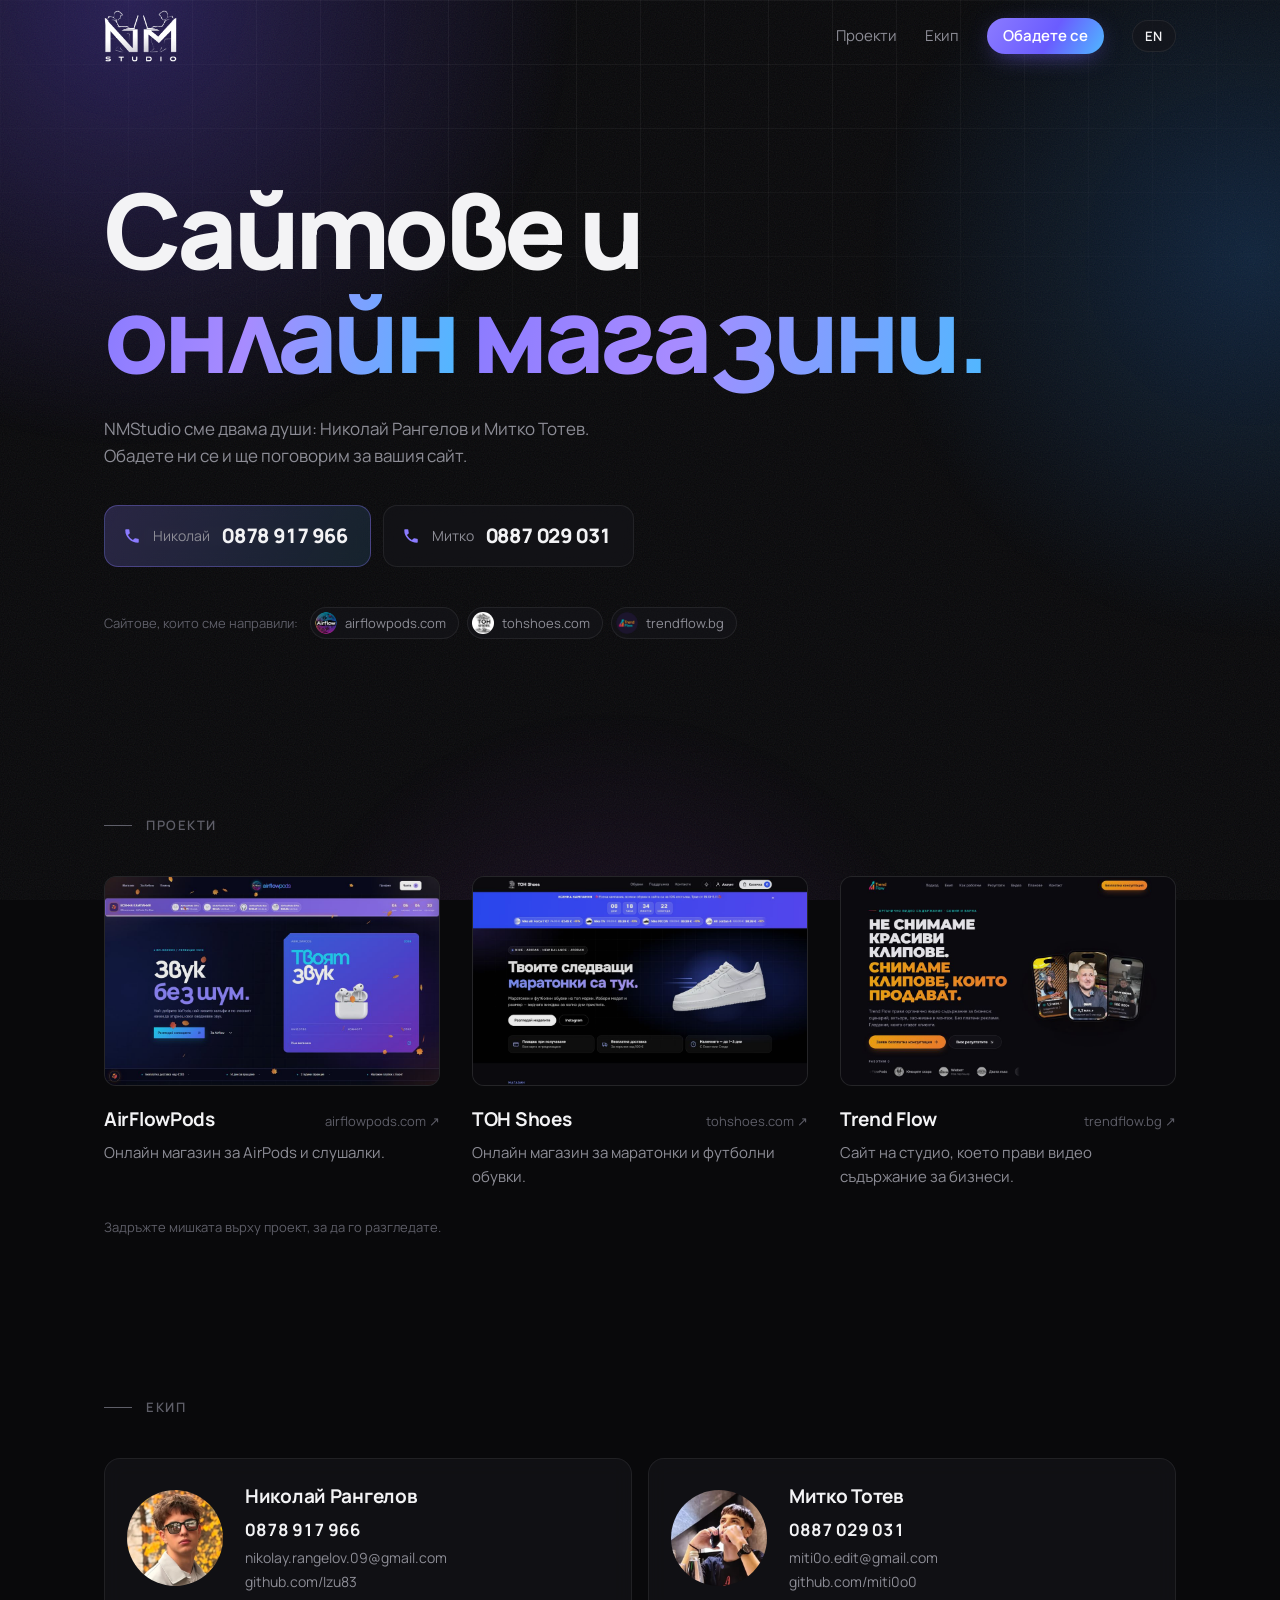
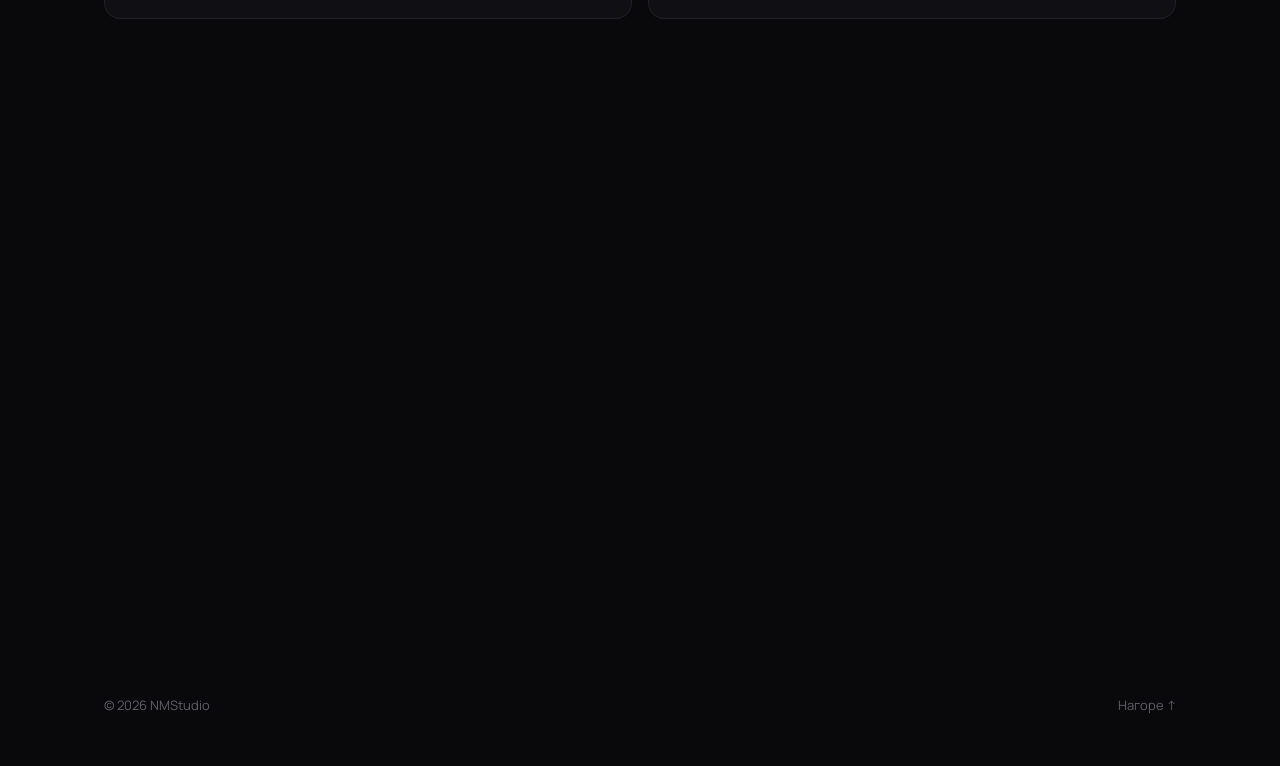
<file: index.html>
<!doctype html>
<html lang="bg">
<head>
  <meta charset="utf-8">
  <meta name="viewport" content="width=device-width, initial-scale=1">
  <title>NMStudio</title>
  <meta name="description" content="NMStudio сме Николай Рангелов и Митко Тотев. Правим сайтове и онлайн магазини.">
  <meta name="theme-color" content="#09090b">
  <link rel="icon" type="image/png" href="img/favicon.png">
  <link rel="apple-touch-icon" href="img/apple-touch-icon.png">
  <meta property="og:image" content="img/logo-full.webp">
  <link rel="preconnect" href="https://fonts.googleapis.com">
  <link rel="preconnect" href="https://fonts.gstatic.com" crossorigin>
  <link rel="stylesheet" href="https://fonts.googleapis.com/css2?family=Manrope:wght@400;500;600;700;800&display=swap">
  <link rel="stylesheet" href="styles.css">
  <script>document.documentElement.classList.add("js");</script>
</head>
<body>
  <div class="bg" aria-hidden="true">
    <div class="glow g1"></div>
    <div class="glow g2"></div>
    <div class="glow g3"></div>
    <div class="grid"></div>
    <div class="grain"></div>
  </div>

  <header class="site-header" id="header">
    <div class="wrap top">
      <a class="logo" href="#" aria-label="NMStudio"><img src="img/logo.png" alt="NMStudio" width="480" height="343"></a>
      <nav>
        <a href="#work" data-i18n="navWork">Проекти</a>
        <a href="#team" data-i18n="navTeam">Екип</a>
        <a class="nav-call" href="#contact" data-i18n="call">Обадете се</a>
        <button class="lang" type="button" id="lang" aria-label="Switch to English">EN</button>
      </nav>
    </div>
  </header>

  <main>
    <section class="wrap intro">
      <h1 id="title">
        <span class="l" data-i18n="title1">Сайтове и</span>
        <span class="l grad" data-i18n="title2">онлайн магазини.</span>
      </h1>
      <p class="reveal" style="--d: 500ms" data-i18n="intro">NMStudio сме двама души: Николай Рангелов и Митко Тотев. Обадете ни се и ще поговорим за вашия сайт.</p>
      <div class="hero-call reveal" style="--d: 650ms">
        <a class="call" href="tel:+359878917966">
          <svg viewBox="0 0 24 24" aria-hidden="true"><path d="M6.6 10.8a15.1 15.1 0 0 0 6.6 6.6l2.2-2.2a1 1 0 0 1 1-.25 11.4 11.4 0 0 0 3.6.57 1 1 0 0 1 1 1V20a1 1 0 0 1-1 1A17 17 0 0 1 3 4a1 1 0 0 1 1-1h3.5a1 1 0 0 1 1 1c0 1.25.2 2.45.57 3.57a1 1 0 0 1-.25 1z"/></svg>
          <span class="who" data-i18n="nikolayShort">Николай</span>
          <span class="num">0878 917 966</span>
        </a>
        <a class="call" href="tel:+359887029031">
          <svg viewBox="0 0 24 24" aria-hidden="true"><path d="M6.6 10.8a15.1 15.1 0 0 0 6.6 6.6l2.2-2.2a1 1 0 0 1 1-.25 11.4 11.4 0 0 0 3.6.57 1 1 0 0 1 1 1V20a1 1 0 0 1-1 1A17 17 0 0 1 3 4a1 1 0 0 1 1-1h3.5a1 1 0 0 1 1 1c0 1.25.2 2.45.57 3.57a1 1 0 0 1-.25 1z"/></svg>
          <span class="who" data-i18n="mitkoShort">Митко</span>
          <span class="num">0887 029 031</span>
        </a>
      </div>
      <div class="made reveal" style="--d: 800ms">
        <span class="made-label" data-i18n="made">Сайтове, които сме направили:</span>
        <a class="chip" href="https://airflowpods.com" target="_blank" rel="noopener"><img src="img/icon-airflow.png" alt="" width="96" height="96">airflowpods.com</a>
        <a class="chip" href="https://tohshoes.com" target="_blank" rel="noopener"><img src="img/icon-toh.png" alt="" width="96" height="96">tohshoes.com</a>
        <a class="chip" href="https://trendflow.bg" target="_blank" rel="noopener"><img src="img/icon-trendflow.png" alt="" width="96" height="96">trendflow.bg</a>
      </div>
    </section>

    <section class="wrap" id="work">
      <h2 class="reveal" data-i18n="navWork">Проекти</h2>
      <div class="projects">
        <a class="project reveal" href="https://airflowpods.com" target="_blank" rel="noopener">
          <div class="shot">
            <img src="img/airflow-full.jpg" alt="Начална страница на airflowpods.com" data-i18n-alt="altAirflow" width="1000" height="3158" loading="lazy">
          </div>
          <div class="project-head">
            <h3>AirFlowPods</h3>
            <span class="url">airflowpods.com <span class="arrow">↗</span></span>
          </div>
          <p data-i18n="airflow">Онлайн магазин за AirPods и слушалки.</p>
        </a>
        <a class="project reveal" style="--d: 120ms" href="https://tohshoes.com" target="_blank" rel="noopener">
          <div class="shot">
            <img src="img/toh-full.jpg" alt="Начална страница на tohshoes.com" data-i18n-alt="altToh" width="1000" height="3120" loading="lazy">
          </div>
          <div class="project-head">
            <h3>TOH Shoes</h3>
            <span class="url">tohshoes.com <span class="arrow">↗</span></span>
          </div>
          <p data-i18n="toh">Онлайн магазин за маратонки и футболни обувки.</p>
        </a>
        <a class="project reveal" style="--d: 240ms" href="https://trendflow.bg" target="_blank" rel="noopener">
          <div class="shot">
            <img src="img/trendflow-full.jpg" alt="Начална страница на trendflow.bg" data-i18n-alt="altTrendflow" width="1000" height="4931" loading="lazy">
          </div>
          <div class="project-head">
            <h3>Trend Flow</h3>
            <span class="url">trendflow.bg <span class="arrow">↗</span></span>
          </div>
          <p data-i18n="trendflow">Сайт на студио, което прави видео съдържание за бизнеси.</p>
        </a>
      </div>
      <p class="hint reveal" data-i18n="hint">Задръжте мишката върху проект, за да го разгледате.</p>
    </section>

    <section class="wrap" id="team">
      <h2 class="reveal" data-i18n="navTeam">Екип</h2>
      <div class="people">
        <div class="person reveal">
          <img src="img/nikolay.jpg" alt="Николай Рангелов" data-i18n-alt="nikolay" width="600" height="600" loading="lazy">
          <div class="person-info">
            <h3 data-i18n="nikolay">Николай Рангелов</h3>
            <a class="person-phone" href="tel:+359878917966">0878 917 966</a>
            <a class="line" href="mailto:nikolay.rangelov.09@gmail.com">nikolay.rangelov.09@gmail.com</a>
            <a class="line" href="https://github.com/Izu83" target="_blank" rel="noopener">github.com/Izu83</a>
          </div>
        </div>
        <div class="person reveal" style="--d: 120ms">
          <img src="img/mitko.jpg" alt="Митко Тотев" data-i18n-alt="mitko" width="600" height="600" loading="lazy">
          <div class="person-info">
            <h3 data-i18n="mitko">Митко Тотев</h3>
            <a class="person-phone" href="tel:+359887029031">0887 029 031</a>
            <a class="line" href="mailto:miti0o.edit@gmail.com">miti0o.edit@gmail.com</a>
            <a class="line" href="https://github.com/miti0o0" target="_blank" rel="noopener">github.com/miti0o0</a>
          </div>
        </div>
      </div>
    </section>

    <section class="wrap" id="contact">
      <h2 class="reveal" data-i18n="navContact">Контакт</h2>
      <p class="reveal" data-i18n="contact">Всеки проект е различен, затова не публикуваме цени. Обадете ни се, разкажете ни какво ви трябва и заедно ще уговорим цената.</p>
      <div class="phones">
        <a class="phone-card reveal" style="--d: 100ms" href="tel:+359878917966">
          <span class="who" data-i18n="nikolay">Николай Рангелов</span>
          <span class="big">0878 917 966</span>
          <span class="go" data-i18n="callNow">Обадете се ↗</span>
        </a>
        <a class="phone-card reveal" style="--d: 200ms" href="tel:+359887029031">
          <span class="who" data-i18n="mitko">Митко Тотев</span>
          <span class="big">0887 029 031</span>
          <span class="go" data-i18n="callNow">Обадете се ↗</span>
        </a>
      </div>
      <div class="studio-mail reveal" style="--d: 300ms">
        <span data-i18n="studioMail">Или пишете на</span>
        <a class="line" href="mailto:nmstudio.sites@gmail.com">nmstudio.sites@gmail.com</a>
        <button class="copy" type="button" id="copy" data-i18n="copy">Копирай</button>
      </div>
    </section>
  </main>

  <footer class="wrap">
    <p>&copy; 2026 NMStudio</p>
    <a class="line" href="#" data-i18n="top">Нагоре ↑</a>
  </footer>

  <script src="main.js"></script>
</body>
</html>
</file>
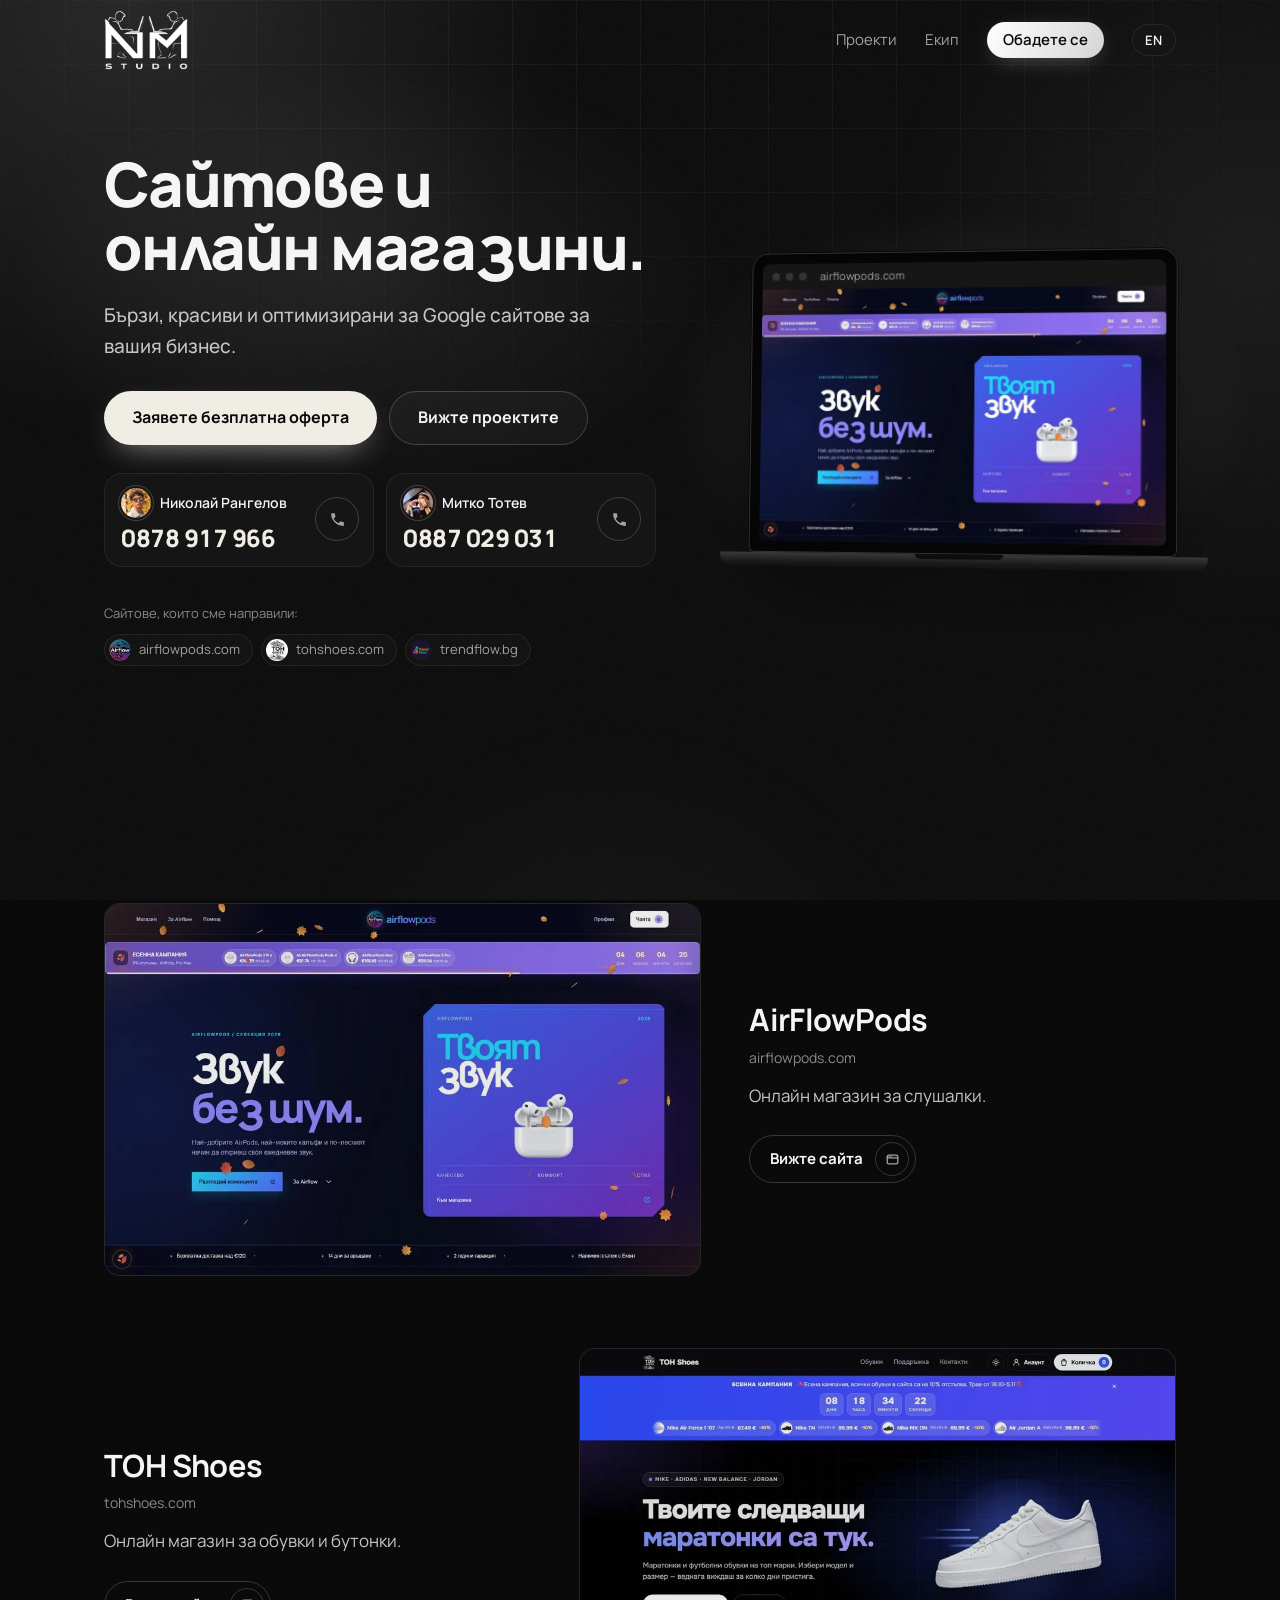
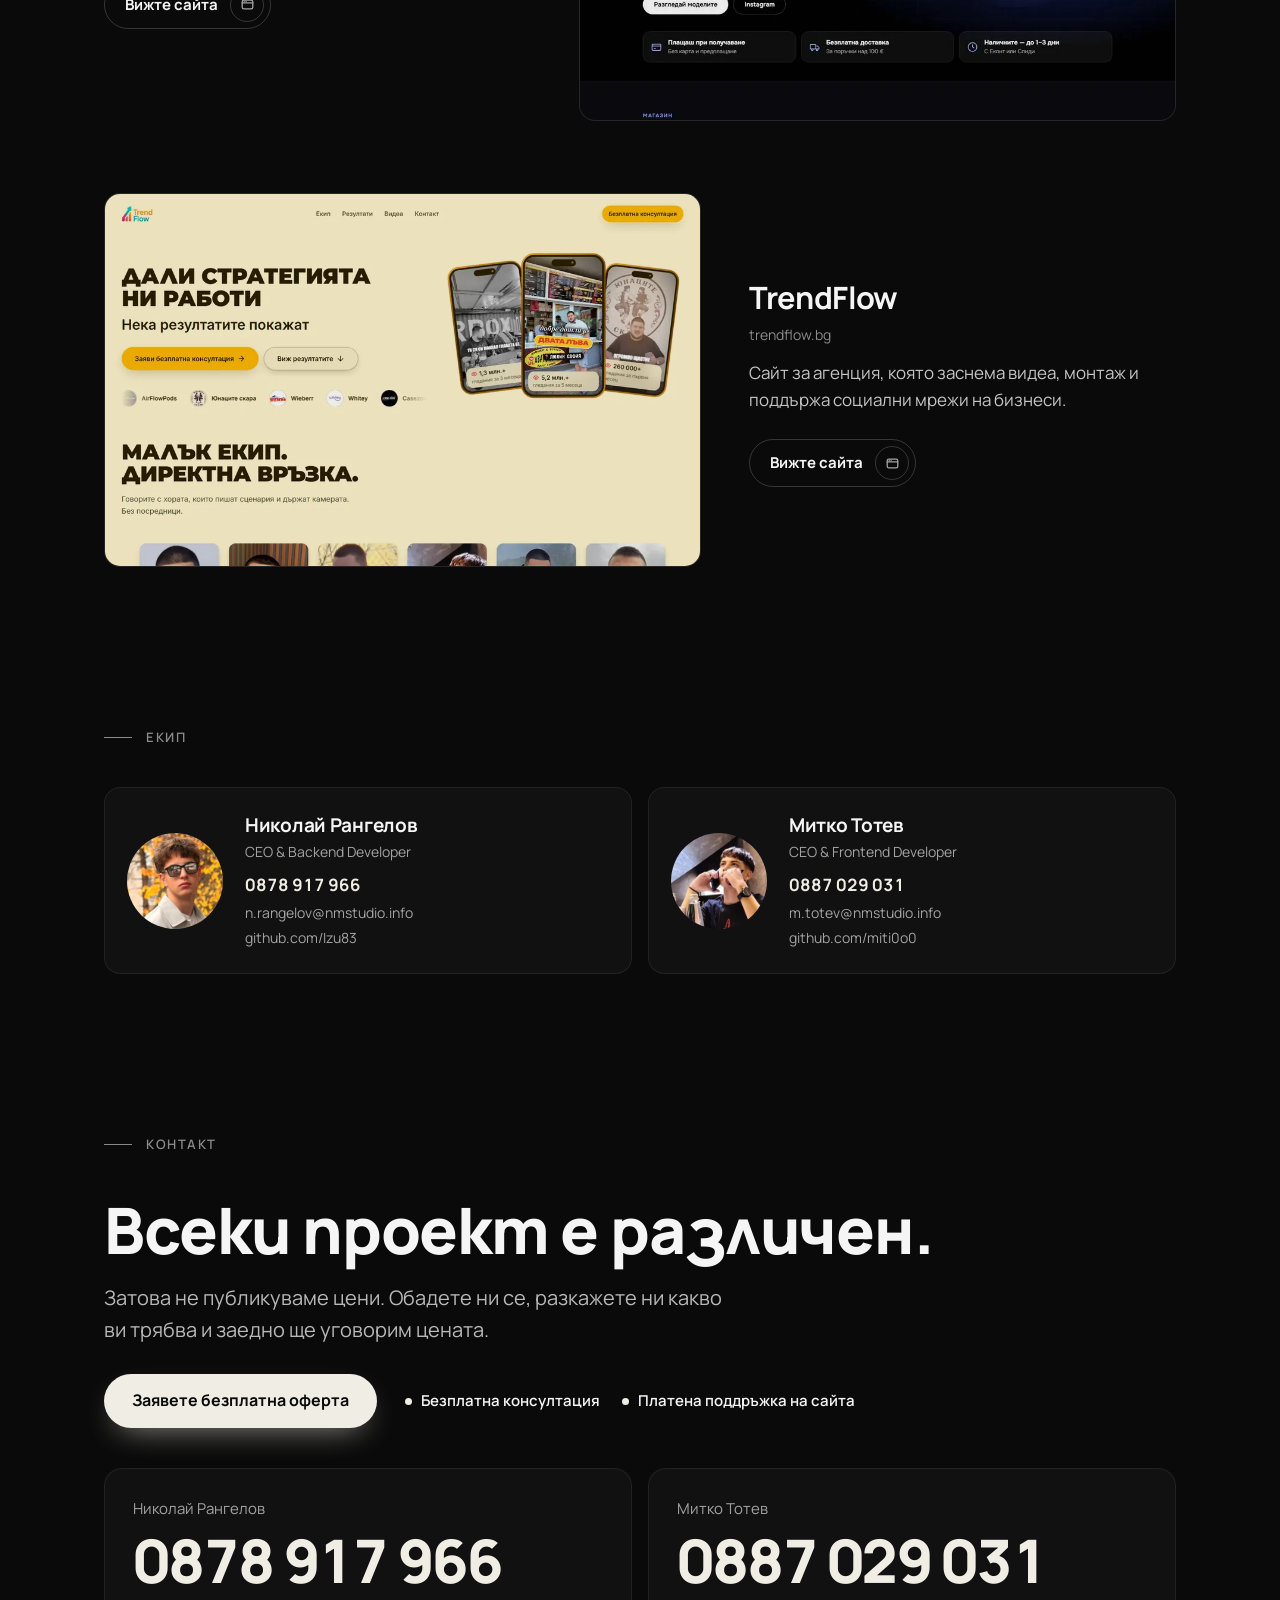
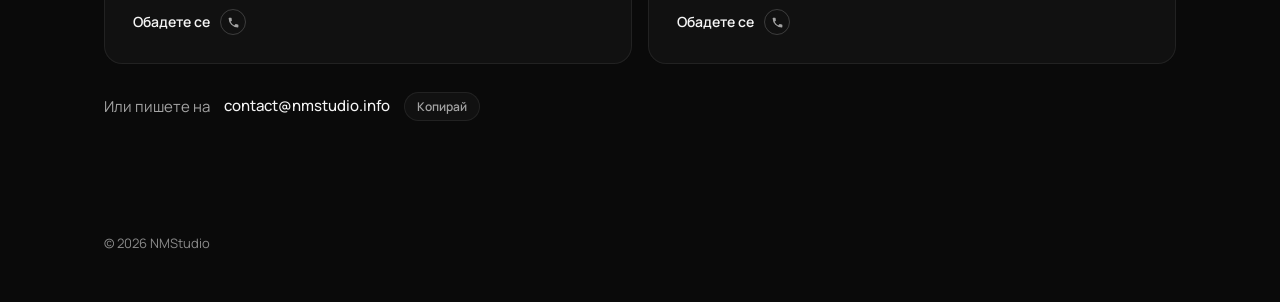
<file: docs/index.html>
<!doctype html>
<html lang="bg">
<head>
  <meta charset="utf-8">
  <meta name="viewport" content="width=device-width, initial-scale=1">
  <title>NMStudio | Сайтове и онлайн магазини</title>
  <meta name="description" content="NMStudio сме Николай Рангелов и Митко Тотев. Правим бързи и красиви сайтове и онлайн магазини за бизнеси.">
  <meta name="theme-color" content="#0a0a0a">
  <link rel="icon" type="image/png" href="img/favicon.png">
  <link rel="apple-touch-icon" href="img/apple-touch-icon.png">
  <link rel="canonical" href="https://nmstudio.info/">

  <!-- link previews (Viber, Messenger, Facebook, X, Google) -->
  <meta property="og:type" content="website">
  <meta property="og:site_name" content="NMStudio">
  <meta property="og:url" content="https://nmstudio.info/">
  <meta property="og:title" content="NMStudio | Сайтове и онлайн магазини">
  <meta property="og:description" content="Бързи и красиви сайтове и онлайн магазини за бизнеси. Обадете се: 0878 917 966 или 0887 029 031.">
  <meta property="og:image" content="https://nmstudio.info/img/og.jpg">
  <meta property="og:image:width" content="1200">
  <meta property="og:image:height" content="630">
  <meta property="og:image:alt" content="NMStudio: Сайтове и онлайн магазини">
  <meta property="og:locale" content="bg_BG">
  <meta property="og:locale:alternate" content="en_US">
  <meta name="twitter:card" content="summary_large_image">
  <meta name="twitter:title" content="NMStudio | Сайтове и онлайн магазини">
  <meta name="twitter:description" content="Бързи и красиви сайтове и онлайн магазини за бизнеси. Обадете се: 0878 917 966 или 0887 029 031.">
  <meta name="twitter:image" content="https://nmstudio.info/img/og.jpg">

  <!-- business details for Google -->
  <script type="application/ld+json">
  {
    "@context": "https://schema.org",
    "@graph": [
      {
        "@type": "Organization",
        "@id": "https://nmstudio.info/#org",
        "name": "NMStudio",
        "url": "https://nmstudio.info/",
        "logo": "https://nmstudio.info/img/logo-full.webp",
        "image": "https://nmstudio.info/img/og.jpg",
        "description": "Сайтове и онлайн магазини за бизнеси.",
        "email": "contact@nmstudio.info",
        "telephone": "+359878917966",
        "contactPoint": [
          { "@type": "ContactPoint", "telephone": "+359878917966", "email": "n.rangelov@nmstudio.info", "contactType": "sales", "name": "Николай Рангелов", "availableLanguage": ["bg", "en"] },
          { "@type": "ContactPoint", "telephone": "+359887029031", "email": "m.totev@nmstudio.info", "contactType": "sales", "name": "Митко Тотев", "availableLanguage": ["bg", "en"] }
        ],
        "founder": [
          { "@type": "Person", "name": "Николай Рангелов", "alternateName": "Nikolay Rangelov", "jobTitle": "CEO & Backend Developer", "telephone": "+359878917966", "email": "n.rangelov@nmstudio.info", "sameAs": ["https://github.com/Izu83"] },
          { "@type": "Person", "name": "Митко Тотев", "alternateName": "Mitko Totev", "jobTitle": "CEO & Frontend Developer", "telephone": "+359887029031", "email": "m.totev@nmstudio.info", "sameAs": ["https://github.com/miti0o0"] }
        ]
      },
      {
        "@type": "WebSite",
        "@id": "https://nmstudio.info/#website",
        "name": "NMStudio",
        "url": "https://nmstudio.info/",
        "inLanguage": ["bg", "en"],
        "publisher": { "@id": "https://nmstudio.info/#org" }
      }
    ]
  }
  </script>
  <link rel="preconnect" href="https://fonts.googleapis.com">
  <link rel="preconnect" href="https://fonts.gstatic.com" crossorigin>
  <link rel="stylesheet" href="https://fonts.googleapis.com/css2?family=Manrope:wght@400;500;600;700;800&display=swap">
  <link rel="stylesheet" href="styles.css">
  <script>document.documentElement.classList.add("js");</script>
</head>
<body>
  <div class="bg" aria-hidden="true">
    <div class="glow g1"></div>
    <div class="glow g2"></div>
    <div class="glow g3"></div>
    <div class="grid"></div>
    <div class="grain"></div>
  </div>

  <header class="site-header" id="header">
    <div class="wrap top">
      <a class="logo" href="#" aria-label="NMStudio"><img src="img/logo.webp" alt="NMStudio" width="480" height="344"></a>
      <nav>
        <a href="#work" data-i18n="navWork">Проекти</a>
        <a href="#team" data-i18n="navTeam">Екип</a>
        <a class="nav-call" href="#contact" data-i18n="call">Обадете се</a>
        <button class="lang" type="button" id="lang" aria-label="EN: Switch to English">EN</button>
      </nav>
    </div>
  </header>

  <main>
    <section class="wrap intro">
      <div class="hero">
        <div class="hero-text">
          <h1 id="title">
            <span class="l" data-i18n="title1">Сайтове и</span>
            <span class="l" data-i18n="title2">онлайн магазини.</span>
          </h1>
          <p class="hero-sub reveal" style="--d: 450ms" data-i18n="heroSub">Бързи, красиви и оптимизирани за Google сайтове за вашия бизнес.</p>
          <div class="hero-cta reveal" style="--d: 550ms">
            <a class="btn btn-primary" href="#contact" data-i18n="ctaQuote">Заявете безплатна оферта</a>
            <a class="btn btn-ghost" href="#work" data-i18n="ctaWork">Вижте проектите</a>
          </div>
          <div class="hero-call reveal" style="--d: 650ms">
            <a class="call" href="tel:+359878917966">
              <span class="call-text">
                <span class="call-who"><img src="img/nikolay.webp" alt="" width="240" height="240"><span data-i18n="nikolay">Николай Рангелов</span></span>
                <span class="num">0878 917 966</span>
              </span>
              <span class="badge badge-call" aria-hidden="true"><svg viewBox="0 0 24 24"><path d="M6.6 10.8a15.1 15.1 0 0 0 6.6 6.6l2.2-2.2a1 1 0 0 1 1-.25 11.4 11.4 0 0 0 3.6.57 1 1 0 0 1 1 1V20a1 1 0 0 1-1 1A17 17 0 0 1 3 4a1 1 0 0 1 1-1h3.5a1 1 0 0 1 1 1c0 1.25.2 2.45.57 3.57a1 1 0 0 1-.25 1z"/></svg></span>
            </a>
            <a class="call" href="tel:+359887029031">
              <span class="call-text">
                <span class="call-who"><img src="img/mitko.webp" alt="" width="240" height="240"><span data-i18n="mitko">Митко Тотев</span></span>
                <span class="num">0887 029 031</span>
              </span>
              <span class="badge badge-call" aria-hidden="true"><svg viewBox="0 0 24 24"><path d="M6.6 10.8a15.1 15.1 0 0 0 6.6 6.6l2.2-2.2a1 1 0 0 1 1-.25 11.4 11.4 0 0 0 3.6.57 1 1 0 0 1 1 1V20a1 1 0 0 1-1 1A17 17 0 0 1 3 4a1 1 0 0 1 1-1h3.5a1 1 0 0 1 1 1c0 1.25.2 2.45.57 3.57a1 1 0 0 1-.25 1z"/></svg></span>
            </a>
          </div>
          <div class="made reveal" style="--d: 800ms">
            <span class="made-label" data-i18n="made">Сайтове, които сме направили:</span>
            <div class="chips">
              <a class="chip" href="https://airflowpods.com" target="_blank" rel="noopener"><img src="img/icon-airflow.webp" alt="" width="64" height="64">airflowpods.com</a>
              <a class="chip" href="https://tohshoes.com" target="_blank" rel="noopener"><img src="img/icon-toh.webp" alt="" width="64" height="64">tohshoes.com</a>
              <a class="chip" href="https://trendflow.bg" target="_blank" rel="noopener"><img src="img/icon-trendflow.webp" alt="" width="64" height="64">trendflow.bg</a>
            </div>
          </div>
        </div>
        <!-- our three sites take turns on a laptop screen -->
        <div class="hero-visual reveal" style="--d: 300ms" aria-hidden="true">
          <div class="laptop">
            <div class="screen">
              <div class="screen-bar"><i></i><i></i><i></i><span class="screen-url"><span>airflowpods.com</span><span>tohshoes.com</span><span>trendflow.bg</span></span></div>
              <div class="screen-view">
                <img src="img/airflow-full.webp" alt="" width="1000" height="3158" loading="lazy">
                <img src="img/toh-full.webp" alt="" width="1000" height="3120" loading="lazy">
                <img src="img/trendflow-full.webp" alt="" width="1000" height="4024" loading="lazy">
              </div>
            </div>
            <div class="laptop-base"></div>
          </div>
        </div>
      </div>
    </section>

    <section class="wrap" id="work">
      <h2 class="reveal" data-i18n="navWork">Проекти</h2>
      <div class="projects">
        <a class="project reveal" href="https://airflowpods.com" target="_blank" rel="noopener">
          <div class="shot">
            <img src="img/airflow-full.webp" alt="Начална страница на airflowpods.com" data-i18n-alt="altAirflow" width="1000" height="3158" loading="lazy">
          </div>
          <div class="project-info">
            <div class="project-head">
              <h3>AirFlowPods</h3>
              <span class="url">airflowpods.com</span>
            </div>
            <p data-i18n="airflow">Онлайн магазин за слушалки.</p>
            <span class="visit"><span data-i18n="visit">Вижте сайта</span><span class="badge" aria-hidden="true"><svg viewBox="0 0 16 16"><rect x="1.5" y="2.5" width="13" height="11" rx="2"/><path d="M1.5 6h13"/><circle class="dot" cx="4" cy="4.25" r=".75"/><circle class="dot" cx="6.25" cy="4.25" r=".75"/></svg></span></span>
          </div>
        </a>
        <a class="project reveal" style="--d: 120ms" href="https://tohshoes.com" target="_blank" rel="noopener">
          <div class="shot">
            <img src="img/toh-full.webp" alt="Начална страница на tohshoes.com" data-i18n-alt="altToh" width="1000" height="3120" loading="lazy">
          </div>
          <div class="project-info">
            <div class="project-head">
              <h3>TOH Shoes</h3>
              <span class="url">tohshoes.com</span>
            </div>
            <p data-i18n="toh">Онлайн магазин за обувки и бутонки.</p>
            <span class="visit"><span data-i18n="visit">Вижте сайта</span><span class="badge" aria-hidden="true"><svg viewBox="0 0 16 16"><rect x="1.5" y="2.5" width="13" height="11" rx="2"/><path d="M1.5 6h13"/><circle class="dot" cx="4" cy="4.25" r=".75"/><circle class="dot" cx="6.25" cy="4.25" r=".75"/></svg></span></span>
          </div>
        </a>
        <a class="project reveal" style="--d: 120ms" href="https://trendflow.bg" target="_blank" rel="noopener">
          <div class="shot">
            <img src="img/trendflow-full.webp" alt="Начална страница на trendflow.bg" data-i18n-alt="altTrendflow" width="1000" height="4024" loading="lazy">
          </div>
          <div class="project-info">
            <div class="project-head">
              <h3>TrendFlow</h3>
              <span class="url">trendflow.bg</span>
            </div>
            <p data-i18n="trendflow">Сайт за агенция, която заснема видеа, монтаж и поддържа социални мрежи на бизнеси.</p>
            <span class="visit"><span data-i18n="visit">Вижте сайта</span><span class="badge" aria-hidden="true"><svg viewBox="0 0 16 16"><rect x="1.5" y="2.5" width="13" height="11" rx="2"/><path d="M1.5 6h13"/><circle class="dot" cx="4" cy="4.25" r=".75"/><circle class="dot" cx="6.25" cy="4.25" r=".75"/></svg></span></span>
          </div>
        </a>
      </div>
    </section>

    <section class="wrap" id="team">
      <h2 class="reveal" data-i18n="navTeam">Екип</h2>
      <!-- TODO: retake both photos in one consistent style (same background, framing and soft, even light) -->
      <div class="people">
        <div class="person reveal">
          <img src="img/nikolay.webp" alt="Николай Рангелов" data-i18n-alt="nikolay" width="240" height="240" loading="lazy">
          <div class="person-info">
            <h3 data-i18n="nikolay">Николай Рангелов</h3>
            <p class="role" data-i18n="roleNikolay">CEO &amp; Backend Developer</p>
            <a class="person-phone" href="tel:+359878917966">0878 917 966</a>
            <a class="line" href="mailto:n.rangelov@nmstudio.info">n.rangelov@nmstudio.info</a>
            <a class="line" href="https://github.com/Izu83" target="_blank" rel="noopener">github.com/Izu83</a>
          </div>
        </div>
        <div class="person reveal" style="--d: 120ms">
          <img src="img/mitko.webp" alt="Митко Тотев" data-i18n-alt="mitko" width="240" height="240" loading="lazy">
          <div class="person-info">
            <h3 data-i18n="mitko">Митко Тотев</h3>
            <p class="role" data-i18n="roleMitko">CEO &amp; Frontend Developer</p>
            <a class="person-phone" href="tel:+359887029031">0887 029 031</a>
            <a class="line" href="mailto:m.totev@nmstudio.info">m.totev@nmstudio.info</a>
            <a class="line" href="https://github.com/miti0o0" target="_blank" rel="noopener">github.com/miti0o0</a>
          </div>
        </div>
      </div>
    </section>

    <section class="wrap" id="contact">
      <h2 class="reveal" data-i18n="navContact">Контакт</h2>
      <div class="pitch reveal">
        <p class="pitch-head" data-i18n="contactHead">Всеки проект е различен.</p>
        <p class="pitch-body" data-i18n="contactBody">Затова не публикуваме цени. Обадете ни се, разкажете ни какво ви трябва и заедно ще уговорим цената.</p>
        <div class="pitch-cta">
          <a class="btn btn-primary" href="mailto:contact@nmstudio.info?subject=%D0%97%D0%B0%D0%BF%D0%B8%D1%82%D0%B2%D0%B0%D0%BD%D0%B5%20%D0%B7%D0%B0%20%D0%BE%D1%84%D0%B5%D1%80%D1%82%D0%B0" data-i18n="ctaQuote">Заявете безплатна оферта</a>
          <ul class="promise">
            <li data-i18n="promiseConsult">Безплатна консултация</li>
            <li data-i18n="promiseCare">Платена поддръжка на сайта</li>
          </ul>
        </div>
      </div>
      <div class="phones">
        <a class="phone-card reveal" style="--d: 100ms" href="tel:+359878917966">
          <span class="who" data-i18n="nikolay">Николай Рангелов</span>
          <span class="big">0878 917 966</span>
          <span class="go"><span data-i18n="callNow">Обадете се</span><span class="badge badge-call" aria-hidden="true"><svg viewBox="0 0 24 24"><path d="M6.6 10.8a15.1 15.1 0 0 0 6.6 6.6l2.2-2.2a1 1 0 0 1 1-.25 11.4 11.4 0 0 0 3.6.57 1 1 0 0 1 1 1V20a1 1 0 0 1-1 1A17 17 0 0 1 3 4a1 1 0 0 1 1-1h3.5a1 1 0 0 1 1 1c0 1.25.2 2.45.57 3.57a1 1 0 0 1-.25 1z"/></svg></span></span>
        </a>
        <a class="phone-card reveal" style="--d: 200ms" href="tel:+359887029031">
          <span class="who" data-i18n="mitko">Митко Тотев</span>
          <span class="big">0887 029 031</span>
          <span class="go"><span data-i18n="callNow">Обадете се</span><span class="badge badge-call" aria-hidden="true"><svg viewBox="0 0 24 24"><path d="M6.6 10.8a15.1 15.1 0 0 0 6.6 6.6l2.2-2.2a1 1 0 0 1 1-.25 11.4 11.4 0 0 0 3.6.57 1 1 0 0 1 1 1V20a1 1 0 0 1-1 1A17 17 0 0 1 3 4a1 1 0 0 1 1-1h3.5a1 1 0 0 1 1 1c0 1.25.2 2.45.57 3.57a1 1 0 0 1-.25 1z"/></svg></span></span>
        </a>
      </div>
      <div class="studio-mail reveal" style="--d: 300ms">
        <span data-i18n="studioMail">Или пишете на</span>
        <a class="line" href="mailto:contact@nmstudio.info">contact@nmstudio.info</a>
        <button class="copy" type="button" id="copy" data-i18n="copy">Копирай</button>
      </div>
    </section>
  </main>

  <footer class="wrap">
    <p>&copy; 2026 NMStudio</p>
  </footer>

  <a class="to-top" id="to-top" href="#" aria-label="Нагоре" data-i18n-aria="top">
    <svg viewBox="0 0 24 24" aria-hidden="true"><path d="M12 19V5M5.5 11.5 12 5l6.5 6.5"/></svg>
  </a>

  <script src="main.js"></script>
</body>
</html>
</file>
<file: styles.css>
:root {
  --bg: #09090b;
  --surface: rgba(22, 22, 27, .62);
  --surface-solid: #141418;
  --text: #f3f3f5;
  --muted: #8d8d96;
  --faint: #5e5e68;
  --line: rgba(255, 255, 255, .07);
  --line-hover: rgba(255, 255, 255, .16);
  --violet: #8b7bff;
  --blue: #4fb8ff;
  --ease: cubic-bezier(.2, .7, .1, 1);
  color-scheme: dark;
}

* { box-sizing: border-box; }

html { scroll-behavior: smooth; }

body {
  margin: 0;
  background: var(--bg);
  color: var(--text);
  font-family: "Manrope", -apple-system, BlinkMacSystemFont, "Segoe UI", Roboto, Helvetica, Arial, sans-serif;
  font-size: 16px;
  line-height: 1.6;
  -webkit-font-smoothing: antialiased;
  /* body text keeps the standard Cyrillic letters */
  font-feature-settings: "locl" 0;
}

/* the main heading uses Manrope's Bulgarian letter shapes, the same look as airflowpods.com */
h1 { font-feature-settings: normal; }

button { font-feature-settings: "locl" 0; }

::selection { background: var(--violet); color: #fff; }

a { color: inherit; text-decoration: none; }

img { display: block; max-width: 100%; height: auto; }

.wrap {
  max-width: 1120px;
  margin: 0 auto;
  padding-left: 24px;
  padding-right: 24px;
}

/* background: drifting colour glows, a fading grid and film grain */
.bg {
  position: fixed;
  inset: 0;
  z-index: -1;
  overflow: hidden;
  pointer-events: none;
}

.glow {
  position: absolute;
  border-radius: 50%;
  will-change: transform;
}

.g1 {
  width: 70vmax;
  height: 70vmax;
  left: -25vmax;
  top: -35vmax;
  background: radial-gradient(closest-side, rgba(110, 80, 255, .30), transparent);
  animation: drift1 24s ease-in-out infinite alternate;
}

.g2 {
  width: 60vmax;
  height: 60vmax;
  right: -28vmax;
  top: -10vmax;
  background: radial-gradient(closest-side, rgba(40, 140, 255, .20), transparent);
  animation: drift2 30s ease-in-out infinite alternate;
}

.g3 {
  width: 55vmax;
  height: 55vmax;
  left: 20vw;
  bottom: -40vmax;
  background: radial-gradient(closest-side, rgba(190, 70, 255, .12), transparent);
  animation: drift3 34s ease-in-out infinite alternate;
}

@keyframes drift1 { to { transform: translate(12vw, 10vh) scale(1.1); } }
@keyframes drift2 { to { transform: translate(-14vw, 18vh) scale(.92); } }
@keyframes drift3 { to { transform: translate(-18vw, -12vh) scale(1.15); } }

.grid {
  position: absolute;
  inset: 0;
  background-image:
    linear-gradient(rgba(255, 255, 255, .045) 1px, transparent 1px),
    linear-gradient(90deg, rgba(255, 255, 255, .045) 1px, transparent 1px);
  background-size: 64px 64px;
  -webkit-mask-image: radial-gradient(ellipse 90% 70% at 50% 0%, #000 20%, transparent 70%);
  mask-image: radial-gradient(ellipse 90% 70% at 50% 0%, #000 20%, transparent 70%);
}

.grain {
  position: absolute;
  inset: -50%;
  opacity: .07;
  background-image: url("data:image/svg+xml,%3Csvg xmlns='http://www.w3.org/2000/svg' width='160' height='160'%3E%3Cfilter id='n'%3E%3CfeTurbulence type='fractalNoise' baseFrequency='.85' numOctaves='3' stitchTiles='stitch'/%3E%3C/filter%3E%3Crect width='100%25' height='100%25' filter='url(%23n)'/%3E%3C/svg%3E");
}

/* underline that grows from the left on hover */
.line {
  background: linear-gradient(currentColor, currentColor) no-repeat 0 100% / 0 1px;
  transition: background-size .35s var(--ease), color .2s;
  padding-bottom: 2px;
}

.line:hover { background-size: 100% 1px; }

/* language switch fades the text out and back in */
main, nav a, footer { transition: opacity .18s; }
.swap main, .swap nav a, .swap footer { opacity: 0; }

/* header */
.site-header {
  position: sticky;
  top: 0;
  z-index: 10;
  border-bottom: 1px solid transparent;
  transition: background-color .3s, border-color .3s, backdrop-filter .3s;
}

.site-header.scrolled {
  background: rgba(9, 9, 11, .7);
  -webkit-backdrop-filter: blur(14px);
  backdrop-filter: blur(14px);
  border-bottom-color: var(--line);
}

.top {
  display: flex;
  justify-content: space-between;
  align-items: center;
  height: 72px;
}

.js .top { opacity: 0; transform: translateY(-8px); transition: opacity .6s, transform .6s var(--ease); }
.js .ready .top { opacity: 1; transform: none; }

.logo { display: block; }

.logo img {
  display: block;
  height: 52px;
  width: auto;
}

nav {
  display: flex;
  align-items: center;
  gap: 28px;
  font-size: 15px;
}

nav a {
  color: var(--muted);
  position: relative;
}

nav a:not(.nav-call)::after {
  content: "";
  position: absolute;
  left: 0;
  right: 0;
  bottom: -3px;
  height: 1px;
  background: currentColor;
  transform: scaleX(0);
  transform-origin: right;
  transition: transform .35s var(--ease);
}

nav a:hover { color: var(--text); }
nav a:hover::after { transform: scaleX(1); transform-origin: left; }

.nav-call {
  color: #fff;
  font-weight: 600;
  padding: 6px 16px;
  border-radius: 999px;
  background: linear-gradient(120deg, var(--violet), #6a5cff 55%, var(--blue));
  box-shadow: 0 6px 24px -8px rgba(120, 100, 255, .7);
  transition: transform .25s var(--ease), box-shadow .25s;
}

nav .nav-call { color: #fff; }
.nav-call:hover { transform: translateY(-1px); box-shadow: 0 10px 30px -8px rgba(120, 100, 255, .9); }

.lang {
  font: inherit;
  font-size: 13px;
  font-weight: 600;
  letter-spacing: 0.04em;
  min-width: 44px;
  color: var(--text);
  background: var(--surface);
  border: 1px solid var(--line);
  border-radius: 999px;
  padding: 5px 12px;
  cursor: pointer;
  transition: border-color .2s, transform .2s var(--ease);
}

.lang:hover { border-color: var(--line-hover); }
.lang:active { transform: scale(.94); }

/* sections */
section { padding-top: 80px; padding-bottom: 80px; }

h1 {
  font-size: clamp(46px, 9vw, 104px);
  font-weight: 800;
  line-height: 1;
  letter-spacing: -0.045em;
  margin: 0 0 30px;
}

h1 .l { display: block; }

.grad .w > span {
  background: linear-gradient(100deg, var(--violet) 0%, #a78bff 40%, var(--blue) 100%);
  -webkit-background-clip: text;
  background-clip: text;
  color: transparent;
  /* the gradient only paints inside the box, so stretch it over the tail of з */
  padding-bottom: .3em;
  margin-bottom: -.3em;
}

/* heading words slide up from behind a mask */
.w {
  display: inline-block;
  overflow: hidden;
  vertical-align: top;
  /* room for letters that drop below the line, like the Bulgarian з */
  padding-bottom: .3em;
  margin-bottom: -.3em;
}

.w > span { display: inline-block; }

.js .w > span { transform: translateY(115%); }

.js h1.in .w > span {
  transform: none;
  transition: transform 1s var(--ease) calc(var(--i) * 90ms + 100ms);
}

h2 {
  display: flex;
  align-items: center;
  gap: 14px;
  font-size: 13px;
  font-weight: 600;
  text-transform: uppercase;
  letter-spacing: 0.12em;
  color: var(--faint);
  margin: 0 0 40px;
}

h2::before {
  content: "";
  width: 28px;
  height: 1px;
  background: var(--faint);
  transform-origin: left;
  transition: transform .9s var(--ease) .15s;
}

.js h2.reveal:not(.in)::before { transform: scaleX(0); }

h3 {
  font-size: 19px;
  font-weight: 700;
  letter-spacing: -0.015em;
  margin: 0;
}

.intro { padding-top: 104px; padding-bottom: 96px; }

.intro p,
#contact > p {
  max-width: 540px;
  color: var(--muted);
  font-size: 17px;
  margin: 0;
}

/* hero phone buttons */
.hero-call {
  display: flex;
  flex-wrap: wrap;
  gap: 12px;
  margin-top: 36px;
}

.call {
  display: inline-flex;
  align-items: center;
  gap: 12px;
  padding: 14px 22px 14px 18px;
  border-radius: 14px;
  background: var(--surface);
  border: 1px solid var(--line);
  -webkit-backdrop-filter: blur(10px);
  backdrop-filter: blur(10px);
  transition: border-color .25s, transform .25s var(--ease), background-color .25s;
}

.call:first-child {
  background: linear-gradient(120deg, rgba(139, 123, 255, .22), rgba(79, 184, 255, .12));
  border-color: rgba(139, 123, 255, .35);
}

.call:hover { transform: translateY(-2px); border-color: var(--line-hover); }
.call:first-child:hover { border-color: rgba(139, 123, 255, .6); }

.call svg {
  width: 18px;
  height: 18px;
  fill: var(--violet);
  flex-shrink: 0;
}

.call:hover svg { animation: ring .6s ease-in-out; }

@keyframes ring {
  0%, 100% { transform: rotate(0); }
  20%, 60% { transform: rotate(-14deg); }
  40%, 80% { transform: rotate(14deg); }
}

.call .who {
  color: var(--muted);
  font-size: 14px;
}

.call .num {
  font-size: 20px;
  font-weight: 800;
  letter-spacing: -0.01em;
  font-variant-numeric: tabular-nums;
}

/* small list of the sites we've made */
.made {
  display: flex;
  align-items: center;
  flex-wrap: wrap;
  gap: 8px;
  margin-top: 40px;
  font-size: 13px;
}

.made-label {
  color: var(--faint);
  margin-right: 4px;
}

.chip {
  display: inline-flex;
  align-items: center;
  gap: 8px;
  padding: 4px 12px 4px 4px;
  border-radius: 999px;
  background: var(--surface);
  border: 1px solid var(--line);
  color: var(--muted);
  transition: color .2s, border-color .2s, transform .25s var(--ease);
}

.chip img {
  width: 22px;
  height: 22px;
  border-radius: 50%;
  object-fit: cover;
}

.chip:hover {
  color: var(--text);
  border-color: var(--line-hover);
  transform: translateY(-1px);
}

/* scroll reveal */
.js .reveal {
  opacity: 0;
  transform: translateY(26px);
  transition: opacity .9s var(--ease), transform .9s var(--ease);
  transition-delay: var(--d, 0ms);
}

.js .reveal.in { opacity: 1; transform: none; }

/* projects */
.projects {
  display: grid;
  grid-template-columns: repeat(3, 1fr);
  gap: 32px;
}

.project { display: block; }

.shot {
  position: relative;
  aspect-ratio: 16 / 10;
  overflow: hidden;
  border-radius: 12px;
  border: 1px solid var(--line);
  background: var(--surface-solid);
  margin-bottom: 18px;
  transition: border-color .3s, transform .5s var(--ease), box-shadow .5s;
}

.shot img {
  width: 100%;
  transform: translateY(0);
  transition: transform 1.2s var(--ease);
  opacity: .92;
}

.project:hover .shot {
  border-color: var(--line-hover);
  transform: translateY(-4px);
  box-shadow: 0 24px 60px -24px rgba(110, 90, 255, .45);
}

.project:hover .shot img {
  opacity: 1;
  transform: translateY(var(--shift, 0));
  transition: transform var(--dur, 6s) cubic-bezier(.45, 0, .55, 1);
}

/* touch screens: scroll down and back up while the card is on screen */
.shot.play img {
  animation: browse calc(var(--dur, 6s) * 2 + 3s) cubic-bezier(.45, 0, .55, 1) infinite;
}

@keyframes browse {
  0%, 10% { transform: translateY(0); }
  50%, 60% { transform: translateY(var(--shift, 0)); }
  100% { transform: translateY(0); }
}

.project-head {
  display: flex;
  justify-content: space-between;
  align-items: baseline;
  gap: 12px;
}

.project .url {
  font-size: 13px;
  color: var(--faint);
  white-space: nowrap;
  transition: color .2s;
}

.arrow {
  display: inline-block;
  transition: transform .35s var(--ease);
}

.project:hover .url { color: var(--text); }
.project:hover .arrow { transform: translate(2px, -2px); }

.project p {
  margin: 6px 0 0;
  color: var(--muted);
  font-size: 15px;
}

.hint {
  margin: 28px 0 0;
  font-size: 13px;
  color: var(--faint);
}

@media (hover: none) {
  .hint { display: none; }
}

/* team */
.people {
  display: grid;
  grid-template-columns: repeat(2, 1fr);
  gap: 16px;
}

.person {
  display: flex;
  align-items: center;
  gap: 22px;
  padding: 22px;
  background: var(--surface);
  border: 1px solid var(--line);
  border-radius: 16px;
  -webkit-backdrop-filter: blur(10px);
  backdrop-filter: blur(10px);
}

.js .person.in { transition: opacity .9s var(--ease), transform .9s var(--ease), border-color .3s; transition-delay: var(--d, 0ms), var(--d, 0ms), 0ms; }

.person:hover { border-color: var(--line-hover); }

.person img {
  width: 96px;
  height: 96px;
  border-radius: 50%;
  object-fit: cover;
  flex-shrink: 0;
  transition: transform .5s var(--ease);
}

.person:hover img { transform: scale(1.05) rotate(-2deg); }

.person-info {
  display: flex;
  flex-direction: column;
  align-items: flex-start;
  min-width: 0;
}

.person-info h3 { margin-bottom: 4px; }

.person-phone {
  font-size: 17px;
  font-weight: 700;
  font-variant-numeric: tabular-nums;
  color: var(--text);
  margin-bottom: 4px;
  transition: color .2s;
}

.person-phone:hover { color: var(--violet); }

.person-info .line {
  font-size: 14px;
  color: var(--muted);
  max-width: 100%;
  overflow-wrap: anywhere;
}

.person-info .line:hover { color: var(--text); }

/* contact */
.phones {
  display: grid;
  grid-template-columns: repeat(2, 1fr);
  gap: 16px;
  margin-top: 40px;
}

.phone-card {
  position: relative;
  display: flex;
  flex-direction: column;
  gap: 6px;
  padding: 28px;
  border-radius: 18px;
  background: var(--surface);
  border: 1px solid var(--line);
  overflow: hidden;
  -webkit-backdrop-filter: blur(10px);
  backdrop-filter: blur(10px);
  transition: border-color .3s, transform .4s var(--ease);
}

.phone-card::before {
  content: "";
  position: absolute;
  inset: 0;
  background: radial-gradient(500px circle at var(--mx, 50%) var(--my, 120%), rgba(139, 123, 255, .18), transparent 45%);
  opacity: 0;
  transition: opacity .4s;
  pointer-events: none;
}

.phone-card:hover { border-color: rgba(139, 123, 255, .45); transform: translateY(-3px); }
.phone-card:hover::before { opacity: 1; }

.phone-card .who {
  color: var(--muted);
  font-size: 15px;
}

.phone-card .big {
  font-size: clamp(34px, 5.4vw, 60px);
  font-weight: 800;
  letter-spacing: -0.035em;
  line-height: 1.1;
  font-variant-numeric: tabular-nums;
  white-space: nowrap;
}

.phone-card .go {
  margin-top: 10px;
  font-size: 14px;
  font-weight: 600;
  color: var(--violet);
  transition: transform .3s var(--ease);
}

.phone-card:hover .go { transform: translateX(4px); }

.studio-mail {
  display: flex;
  align-items: center;
  flex-wrap: wrap;
  gap: 10px 14px;
  margin-top: 28px;
  color: var(--muted);
  font-size: 15px;
}

.studio-mail a { color: var(--text); font-weight: 500; }

.copy {
  font: inherit;
  font-size: 12px;
  font-weight: 600;
  color: var(--muted);
  background: var(--surface);
  border: 1px solid var(--line);
  border-radius: 999px;
  padding: 4px 12px;
  cursor: pointer;
  transition: color .2s, border-color .2s, transform .2s var(--ease);
}

.copy:hover { color: var(--text); border-color: var(--line-hover); }
.copy:active { transform: scale(.95); }
.copy.done { color: #7ee2a8; border-color: #24533a; }

footer {
  display: flex;
  justify-content: space-between;
  padding-top: 32px;
  padding-bottom: 48px;
  color: var(--faint);
  font-size: 13px;
}

footer p { margin: 0; }

footer a:hover { color: var(--text); }

@media (max-width: 860px) {
  .projects { grid-template-columns: 1fr; gap: 48px; }
  .people, .phones { grid-template-columns: 1fr; }
  .made-label { width: 100%; }
}

@media (max-width: 480px) {
  .wrap { padding-left: 16px; padding-right: 16px; }
  .top { height: 64px; }
  .logo img { height: 44px; }
  nav { gap: 10px; }
  nav a:not(.nav-call) { display: none; }
  .nav-call { font-size: 14px; padding: 5px 14px; }
  section { padding-top: 56px; padding-bottom: 56px; }
  .intro { padding-top: 56px; padding-bottom: 64px; }
  .hero-call { flex-direction: column; }
  .call { width: 100%; }
  .person { flex-direction: column; align-items: flex-start; }
  .person img { width: 80px; height: 80px; }
  .phone-card { padding: 22px; }
  .grid { background-size: 44px 44px; }
}

@media (prefers-reduced-motion: reduce) {
  html { scroll-behavior: auto; }
  *, *::before, *::after {
    animation: none !important;
    transition-duration: .01ms !important;
    transition-delay: 0ms !important;
  }
  .js .w > span, .js .reveal, .js .top { transform: none; opacity: 1; }
}
</file>
<file: docs/styles.css>
:root {
  --bg: #0a0a0a;
  --surface: rgba(24, 24, 24, .62);
  --surface-solid: #151515;
  --text: #f5f5f5;
  /* both greys pass WCAG AA (4.5:1) on the page and on cards */
  --muted: #a3a3a3;
  --faint: #8a8a8a;
  --line: rgba(255, 255, 255, .07);
  --line-hover: rgba(255, 255, 255, .18);
  /* one signal-yellow accent on the black & white logo palette */
  --brand: #f0ede5;
  --brand-soft: #f7f5f0;
  --ease: cubic-bezier(.2, .7, .1, 1);
  color-scheme: dark;
}

* { box-sizing: border-box; }

html { scroll-behavior: smooth; }

body {
  margin: 0;
  background: var(--bg);
  color: var(--text);
  font-family: "Manrope", -apple-system, BlinkMacSystemFont, "Segoe UI", Roboto, Helvetica, Arial, sans-serif;
  font-size: 16px;
  line-height: 1.6;
  -webkit-font-smoothing: antialiased;
  /* body text keeps the standard Cyrillic letters */
  font-feature-settings: "locl" 0;
}

/* the main heading uses Manrope's Bulgarian letter shapes, the same look as airflowpods.com */
h1, .pitch-head { font-feature-settings: normal; }

button { font-feature-settings: "locl" 0; }

::selection { background: var(--brand); color: var(--bg); }

a { color: inherit; text-decoration: none; }

img { display: block; max-width: 100%; height: auto; }

.wrap {
  max-width: 1120px;
  margin: 0 auto;
  padding-left: 24px;
  padding-right: 24px;
}

/* background: drifting colour glows, a fading grid and film grain */
.bg {
  position: fixed;
  inset: 0;
  z-index: -1;
  overflow: hidden;
  pointer-events: none;
}

.glow {
  position: absolute;
  border-radius: 50%;
  will-change: transform;
}

.g1 {
  width: 70vmax;
  height: 70vmax;
  left: -25vmax;
  top: -35vmax;
  background: radial-gradient(closest-side, rgba(255, 255, 255, .11), transparent);
  animation: drift1 24s ease-in-out infinite alternate;
}

.g2 {
  width: 60vmax;
  height: 60vmax;
  right: -28vmax;
  top: -10vmax;
  background: radial-gradient(closest-side, rgba(255, 255, 255, .06), transparent);
  animation: drift2 30s ease-in-out infinite alternate;
}

.g3 {
  width: 55vmax;
  height: 55vmax;
  left: 20vw;
  bottom: -40vmax;
  background: radial-gradient(closest-side, rgba(255, 255, 255, .045), transparent);
  animation: drift3 34s ease-in-out infinite alternate;
}

@keyframes drift1 { to { transform: translate(12vw, 10vh) scale(1.1); } }
@keyframes drift2 { to { transform: translate(-14vw, 18vh) scale(.92); } }
@keyframes drift3 { to { transform: translate(-18vw, -12vh) scale(1.15); } }

.grid {
  position: absolute;
  inset: 0;
  background-image:
    linear-gradient(rgba(255, 255, 255, .045) 1px, transparent 1px),
    linear-gradient(90deg, rgba(255, 255, 255, .045) 1px, transparent 1px);
  background-size: 64px 64px;
  -webkit-mask-image: radial-gradient(ellipse 90% 70% at 50% 0%, #000 20%, transparent 70%);
  mask-image: radial-gradient(ellipse 90% 70% at 50% 0%, #000 20%, transparent 70%);
}

.grain {
  position: absolute;
  inset: -50%;
  opacity: .07;
  background-image: url("data:image/svg+xml,%3Csvg xmlns='http://www.w3.org/2000/svg' width='160' height='160'%3E%3Cfilter id='n'%3E%3CfeTurbulence type='fractalNoise' baseFrequency='.85' numOctaves='3' stitchTiles='stitch'/%3E%3C/filter%3E%3Crect width='100%25' height='100%25' filter='url(%23n)'/%3E%3C/svg%3E");
}

/* underline that grows from the left on hover */
.line {
  background: linear-gradient(currentColor, currentColor) no-repeat 0 100% / 0 1px;
  transition: background-size .35s var(--ease), color .2s;
  padding-bottom: 2px;
}

.line:hover { background-size: 100% 1px; }

/* language switch fades the text out and back in */
main, nav a, footer { transition: opacity .18s; }
.swap main, .swap nav a, .swap footer { opacity: 0; }

/* header */
.site-header {
  position: sticky;
  top: 0;
  z-index: 10;
  border-bottom: 1px solid transparent;
  transition: background-color .3s, border-color .3s, backdrop-filter .3s;
}

.site-header.scrolled {
  background: rgba(10, 10, 10, .7);
  -webkit-backdrop-filter: blur(14px);
  backdrop-filter: blur(14px);
  border-bottom-color: var(--line);
}

.top {
  display: flex;
  justify-content: space-between;
  align-items: center;
  height: 80px;
}

.js .top { opacity: 0; transform: translateY(-8px); transition: opacity .6s, transform .6s var(--ease); }
.js .ready .top { opacity: 1; transform: none; }

.logo { display: block; }

.logo img {
  display: block;
  height: 60px;
  width: auto;
}

nav {
  display: flex;
  align-items: center;
  gap: 28px;
  font-size: 15px;
}

nav a {
  color: var(--muted);
  position: relative;
}

nav a:not(.nav-call)::after {
  content: "";
  position: absolute;
  left: 0;
  right: 0;
  bottom: -3px;
  height: 1px;
  background: currentColor;
  transform: scaleX(0);
  transform-origin: right;
  transition: transform .35s var(--ease);
}

nav a:hover { color: var(--brand-soft); }
nav a:hover::after { transform: scaleX(1); transform-origin: left; }

.nav-call {
  color: var(--bg);
  font-weight: 600;
  padding: 6px 16px;
  border-radius: 999px;
  background: linear-gradient(120deg, #fff, #d4d4d4);
  box-shadow: 0 6px 24px -8px rgba(255, 255, 255, .35);
  transition: transform .25s var(--ease), box-shadow .25s;
}

nav .nav-call { color: var(--bg); }
.nav-call:hover { transform: translateY(-1px); background: var(--brand); box-shadow: 0 10px 30px -8px rgba(240, 237, 229, .6); }

.lang {
  font: inherit;
  font-size: 13px;
  font-weight: 600;
  letter-spacing: 0.04em;
  min-width: 44px;
  color: var(--text);
  background: var(--surface);
  border: 1px solid var(--line);
  border-radius: 999px;
  padding: 5px 12px;
  cursor: pointer;
  transition: border-color .2s, transform .2s var(--ease);
}

.lang:hover { border-color: rgba(240, 237, 229, .55); }
.lang:active { transform: scale(.94); }

/* sections */
section { padding-top: 80px; padding-bottom: 80px; }

h1 {
  font-size: clamp(46px, 9vw, 104px);
  font-weight: 800;
  line-height: 1.02;
  /* a little looser than before so the Bulgarian т, к and в stay readable */
  letter-spacing: -0.025em;
  margin: 0 0 30px;
}

h1 .l { display: block; }

/* heading words slide up from behind a mask */
.w {
  display: inline-block;
  overflow: hidden;
  vertical-align: top;
  /* room for letters that drop below the line, like the Bulgarian з */
  padding-bottom: .3em;
  margin-bottom: -.3em;
}

.w > span { display: inline-block; }

.js .w > span { transform: translateY(115%); }

.js h1.in .w > span {
  transform: none;
  transition: transform 1s var(--ease) calc(var(--i) * 90ms + 100ms);
}

h2 {
  display: flex;
  align-items: center;
  gap: 14px;
  font-size: 13px;
  font-weight: 600;
  text-transform: uppercase;
  letter-spacing: 0.12em;
  color: var(--faint);
  margin: 0 0 40px;
}

h2::before {
  content: "";
  width: 28px;
  height: 1px;
  background: var(--faint);
  transform-origin: left;
  transition: transform .9s var(--ease) .15s;
}

.js h2.reveal:not(.in)::before { transform: scaleX(0); }

h3 {
  font-size: 19px;
  font-weight: 700;
  letter-spacing: -0.015em;
  margin: 0;
}

.intro { padding-top: 72px; padding-bottom: 96px; }

/* hero: text on the left, our sites on a laptop on the right */
.hero {
  position: relative;
  display: grid;
  grid-template-columns: minmax(0, 1.15fr) minmax(0, .85fr);
  gap: 56px;
  align-items: center;
}

/* soft light behind the headline */
.hero::before {
  content: "";
  position: absolute;
  z-index: -1;
  left: -10%;
  top: -20%;
  width: 70%;
  height: 90%;
  background: radial-gradient(closest-side, rgba(255, 255, 255, .07), transparent);
  pointer-events: none;
}

.intro h1 { font-size: clamp(44px, 4.8vw, 64px); margin-bottom: 22px; }

.hero-sub {
  max-width: 520px;
  margin: 0;
  font-size: clamp(17px, 1.5vw, 19px);
  font-weight: 500;
  line-height: 1.6;
  color: #c4c4c4;
}

.hero-cta {
  display: flex;
  flex-wrap: wrap;
  gap: 12px;
  margin-top: 30px;
}

.btn {
  display: inline-flex;
  align-items: center;
  justify-content: center;
  min-height: 54px;
  padding: 0 28px;
  border-radius: 999px;
  font-size: 16px;
  font-weight: 700;
  transition: transform .25s var(--ease), background-color .25s, border-color .25s, box-shadow .25s;
}

.btn-primary {
  background: var(--brand);
  color: var(--bg);
  box-shadow: 0 12px 32px -14px rgba(240, 237, 229, .7);
}

.btn-primary:hover { transform: translateY(-2px); background: #f7f5f0; box-shadow: 0 16px 38px -14px rgba(240, 237, 229, .85); }

.btn-ghost {
  color: var(--text);
  background: rgba(255, 255, 255, .03);
  border: 1px solid var(--line-hover);
}

.btn-ghost:hover { transform: translateY(-2px); border-color: var(--brand-soft); }

.btn:active { transform: scale(.97); }

/* laptop mockup */
.hero-visual { position: relative; }

.hero-visual::before {
  content: "";
  position: absolute;
  z-index: -1;
  inset: -15% -20%;
  background: radial-gradient(closest-side, rgba(240, 237, 229, .13), transparent);
  pointer-events: none;
}

.laptop {
  transform: perspective(1800px) rotateY(-9deg) rotateX(3deg);
  transform-style: preserve-3d;
  transition: transform .8s var(--ease);
}

/* the lid swings open from the base when the hero appears, then the screen lights up */
.js .hero-visual:not(.in) .screen { transform: rotateX(-86deg); }

.screen-view::after {
  content: "";
  position: absolute;
  inset: 0;
  z-index: 2;
  background: #000;
  opacity: 0;
  pointer-events: none;
  transition: opacity .8s ease 1.5s;
}

.js .hero-visual:not(.in) .screen-view::after { opacity: 1; }

.hero-visual:hover .laptop { transform: perspective(1800px) rotateY(-3deg) rotateX(1deg); }

.screen {
  padding: 10px;
  border-radius: 16px 16px 6px 6px;
  background: #050505;
  border: 1px solid var(--line-hover);
  box-shadow: 0 40px 80px -30px rgba(0, 0, 0, .9), 0 0 0 1px rgba(0, 0, 0, .6);
  transform-origin: 50% 100%;
  transition: transform 1.6s cubic-bezier(.25, .9, .25, 1) .45s;
}

.screen-bar {
  display: flex;
  align-items: center;
  gap: 6px;
  height: 26px;
  padding: 0 10px;
  border-radius: 8px 8px 0 0;
  background: #161616;
}

.screen-bar i {
  width: 8px;
  height: 8px;
  border-radius: 50%;
  background: #333;
}

.screen-url {
  position: relative;
  flex: 1;
  height: 16px;
  margin-left: 8px;
  font-size: 11px;
  line-height: 16px;
  color: var(--muted);
}

.screen-view {
  position: relative;
  aspect-ratio: 16 / 10;
  overflow: hidden;
  border-radius: 0 0 6px 6px;
  background: var(--surface-solid);
}

.screen-url span,
.screen-view img {
  position: absolute;
  top: 0;
  left: 0;
  opacity: 0;
  animation: turn 18s var(--ease) infinite backwards;
}

.screen-view img {
  width: 100%;
  animation-name: turn, browse-hero;
}

.screen-url span:nth-child(2),
.screen-view img:nth-child(2) { animation-delay: 6s; }

.screen-url span:nth-child(3),
.screen-view img:nth-child(3) { animation-delay: 12s; }

/* without animation the first site simply stays on screen */
.screen-url span:first-child,
.screen-view img:first-child { opacity: 1; }

/* each site fades in, scrolls a little, fades out */
@keyframes turn {
  0% { opacity: 0; }
  4%, 30% { opacity: 1; }
  34%, 100% { opacity: 0; }
}

@keyframes browse-hero {
  0%, 6% { transform: translateY(0); }
  32%, 100% { transform: translateY(-14%); }
}

.laptop-base {
  position: relative;
  height: 14px;
  margin: 0 -7%;
  border-radius: 2px 2px 14px 14px;
  background: linear-gradient(#3a3a3a, #1c1c1c 60%, #111);
  box-shadow: 0 18px 30px -12px rgba(0, 0, 0, .8);
}

.laptop-base::before {
  content: "";
  position: absolute;
  left: 50%;
  top: 0;
  width: 18%;
  height: 5px;
  transform: translateX(-50%);
  border-radius: 0 0 6px 6px;
  background: #0d0d0d;
}

/* contact pitch: a big statement, then the plain explanation under it */
.pitch-head {
  margin: 0 0 18px;
  font-size: clamp(34px, 5.4vw, 64px);
  font-weight: 800;
  line-height: 1.08;
  letter-spacing: -0.02em;
  color: var(--text);
}

.pitch-body {
  max-width: 640px;
  margin: 0;
  font-size: clamp(17px, 1.6vw, 20px);
  line-height: 1.6;
  color: #b8b8b8;
}

.pitch-cta {
  display: flex;
  flex-wrap: wrap;
  align-items: center;
  gap: 16px 28px;
  margin-top: 28px;
}

/* small promises next to the quote button */
.promise {
  display: flex;
  flex-wrap: wrap;
  gap: 8px 22px;
  margin: 0;
  padding: 0;
  list-style: none;
  font-size: 15px;
  font-weight: 600;
  color: var(--text);
}

.promise li {
  display: flex;
  align-items: flex-start;
  gap: 9px;
}

.promise li::before {
  content: "";
  width: 7px;
  height: 7px;
  border-radius: 50%;
  flex: none;
  margin-top: .6em;
  background: var(--brand);
}

/* hero phone buttons */
.hero-call {
  display: flex;
  flex-wrap: wrap;
  gap: 12px;
  margin-top: 28px;
}

.call {
  display: flex;
  align-items: center;
  gap: 20px;
  min-width: 270px;
  padding: 14px 14px 16px 16px;
  border-radius: 18px;
  background: var(--surface-solid);
  border: 1px solid var(--line);
  transition: border-color .25s, transform .25s var(--ease);
}

.call:hover { transform: translateY(-2px); border-color: rgba(240, 237, 229, .55); }

.call-text {
  display: flex;
  flex-direction: column;
  gap: 8px;
  flex: 1;
}

/* the person you're calling, above their number */
.call-who {
  display: flex;
  align-items: center;
  gap: 9px;
  font-size: 14px;
  font-weight: 600;
  color: var(--text);
}

.call-who img {
  width: 30px;
  height: 30px;
  border-radius: 50%;
  object-fit: cover;
  box-shadow: 0 0 0 2px var(--surface-solid), 0 0 0 3px var(--line-hover);
  transition: box-shadow .25s;
}

.call:hover .call-who img { box-shadow: 0 0 0 2px var(--surface-solid), 0 0 0 3px var(--brand); }

.call .badge {
  width: 44px;
  height: 44px;
  margin-left: 0;
  flex-shrink: 0;
}

.call .badge svg { width: 17px; height: 17px; }

@keyframes ring {
  0%, 100% { transform: rotate(0); }
  20%, 60% { transform: rotate(-14deg); }
  40%, 80% { transform: rotate(14deg); }
}

.call .num {
  font-size: 24px;
  font-weight: 800;
  letter-spacing: -0.02em;
  line-height: 1;
  font-variant-numeric: tabular-nums;
}

/* phone numbers carry the colour accent */
.call .num,
.person-phone,
.phone-card .big {
  color: var(--brand);
}

/* small list of the sites we've made */
.made {
  display: flex;
  flex-direction: column;
  align-items: flex-start;
  gap: 10px;
  margin-top: 36px;
  font-size: 13px;
}

.made-label { color: var(--faint); }

/* the three sites always sit on one line; on very narrow phones the row scrolls sideways */
.chips {
  display: flex;
  gap: 8px;
  max-width: 100%;
  overflow-x: auto;
  scrollbar-width: none;
}

.chips::-webkit-scrollbar { display: none; }

.chip { flex-shrink: 0; white-space: nowrap; }

.chip {
  display: inline-flex;
  align-items: center;
  gap: 8px;
  padding: 4px 12px 4px 4px;
  border-radius: 999px;
  background: var(--surface);
  border: 1px solid var(--line);
  color: var(--muted);
  transition: color .2s, border-color .2s, transform .25s var(--ease);
}

.chip img {
  width: 22px;
  height: 22px;
  border-radius: 50%;
  object-fit: cover;
}

.chip:hover {
  color: var(--text);
  border-color: rgba(240, 237, 229, .55);
  transform: translateY(-1px);
}


/* scroll reveal */
.js .reveal {
  opacity: 0;
  transform: translateY(26px);
  transition: opacity .9s var(--ease), transform .9s var(--ease);
  transition-delay: var(--d, 0ms);
}

.js .reveal.in { opacity: 1; transform: none; }

/* projects: one big row per site, the picture swaps sides on every other row */
.projects {
  display: grid;
  gap: 72px;
}

.project {
  display: grid;
  grid-template-columns: minmax(0, 1.4fr) minmax(0, 1fr);
  gap: 48px;
  align-items: center;
}

.project:nth-child(even) { grid-template-columns: minmax(0, 1fr) minmax(0, 1.4fr); }
.project:nth-child(even) .shot { order: 2; }

.shot {
  position: relative;
  aspect-ratio: 16 / 10;
  overflow: hidden;
  border-radius: 16px;
  border: 1px solid var(--line);
  background: var(--surface-solid);
  transition: border-color .3s, transform .5s var(--ease), box-shadow .5s;
}

.shot img {
  width: 100%;
  transform: translateY(0);
  transition: transform 1.2s var(--ease);
  opacity: .92;
}

.project:hover .shot {
  border-color: var(--line-hover);
  transform: translateY(-4px);
  box-shadow: 0 24px 60px -24px rgba(240, 237, 229, .25);
}

.project:hover .shot img {
  opacity: 1;
  transform: translateY(var(--shift, 0));
  transition: transform var(--dur, 6s) cubic-bezier(.45, 0, .55, 1);
}

/* touch screens: scroll down and back up while the card is on screen */
.shot.play img {
  animation: browse calc(var(--dur, 6s) * 2 + 3s) cubic-bezier(.45, 0, .55, 1) infinite;
}

@keyframes browse {
  0%, 10% { transform: translateY(0); }
  50%, 60% { transform: translateY(var(--shift, 0)); }
  100% { transform: translateY(0); }
}

.project-head {
  display: flex;
  flex-direction: column;
  gap: 2px;
}

.project h3 { font-size: clamp(24px, 2.4vw, 32px); letter-spacing: -0.02em; }

.project .url {
  font-size: 14px;
  color: var(--faint);
  transition: color .2s;
}

/* always-visible button, so touch screens have something to tap */
.visit {
  display: inline-flex;
  align-items: center;
  gap: 12px;
  margin-top: 26px;
  padding: 6px 6px 6px 20px;
  border-radius: 999px;
  border: 1px solid var(--line-hover);
  font-size: 15px;
  font-weight: 700;
  transition: border-color .25s, background-color .25s;
}

.visit .badge { width: 34px; height: 34px; margin-left: 0; }

.project:hover .visit { border-color: var(--brand); background: rgba(240, 237, 229, .06); }

/* round badge next to links: a little browser window for sites, a handset for calls */
.badge {
  display: inline-grid;
  place-items: center;
  width: 26px;
  height: 26px;
  margin-left: 8px;
  vertical-align: middle;
  border-radius: 50%;
  border: 1px solid var(--line-hover);
  color: var(--muted);
  transition: background-color .25s, border-color .25s, color .25s, transform .4s var(--ease);
}

.badge svg {
  width: 13px;
  height: 13px;
  fill: none;
  stroke: currentColor;
  stroke-width: 1.6;
  stroke-linecap: round;
}

.badge .dot { fill: currentColor; stroke: none; }
.badge-call svg { fill: currentColor; stroke: none; }
.phone-card .badge { margin-left: 0; }

.project:hover .badge,
.phone-card:hover .badge,
.call:hover .badge {
  background: var(--brand);
  border-color: var(--brand);
  color: var(--bg);
  transform: rotate(-10deg) scale(1.1);
}

.phone-card:hover .badge-call svg,
.call:hover .badge-call svg { animation: ring .6s ease-in-out; }

.project:hover .url { color: var(--text); }

.project p {
  margin: 14px 0 0;
  color: #c4c4c4;
  font-size: 17px;
  line-height: 1.55;
}

/* team */
.people {
  display: grid;
  grid-template-columns: repeat(2, 1fr);
  gap: 16px;
}

.person {
  display: flex;
  align-items: center;
  gap: 22px;
  padding: 22px;
  background: var(--surface);
  border: 1px solid var(--line);
  border-radius: 16px;
  -webkit-backdrop-filter: blur(10px);
  backdrop-filter: blur(10px);
}

.js .person.in { transition: opacity .9s var(--ease), transform .9s var(--ease), border-color .3s; transition-delay: var(--d, 0ms), var(--d, 0ms), 0ms; }

.person:hover { border-color: rgba(240, 237, 229, .4); }

.person img {
  width: 96px;
  height: 96px;
  border-radius: 50%;
  object-fit: cover;
  flex-shrink: 0;
  transition: transform .5s var(--ease);
}

.person:hover img { transform: scale(1.05) rotate(-2deg); }

.person-info {
  display: flex;
  flex-direction: column;
  align-items: flex-start;
  min-width: 0;
}

.person-info h3 { margin-bottom: 0; }

.role {
  margin: 0 0 8px;
  font-size: 14px;
  color: var(--muted);
}

.person-phone {
  font-size: 17px;
  font-weight: 700;
  font-variant-numeric: tabular-nums;
  margin-bottom: 4px;
  transition: filter .2s;
}

.person-phone:hover { filter: brightness(1.3); }

.person-info .line {
  font-size: 14px;
  color: var(--muted);
  max-width: 100%;
  overflow-wrap: anywhere;
}

.person-info .line:hover { color: var(--brand-soft); }

/* contact */
.phones {
  display: grid;
  grid-template-columns: repeat(2, 1fr);
  gap: 16px;
  margin-top: 40px;
}

.phone-card {
  position: relative;
  display: flex;
  flex-direction: column;
  gap: 6px;
  padding: 28px;
  border-radius: 18px;
  background: var(--surface);
  border: 1px solid var(--line);
  overflow: hidden;
  -webkit-backdrop-filter: blur(10px);
  backdrop-filter: blur(10px);
  transition: border-color .3s, transform .4s var(--ease);
}

.phone-card::before {
  content: "";
  position: absolute;
  inset: 0;
  background: radial-gradient(500px circle at var(--mx, 50%) var(--my, 120%), rgba(240, 237, 229, .12), transparent 45%);
  opacity: 0;
  transition: opacity .4s;
  pointer-events: none;
}

.phone-card:hover { border-color: rgba(240, 237, 229, .45); transform: translateY(-3px); }
.phone-card:hover::before { opacity: 1; }

.phone-card .who {
  color: var(--muted);
  font-size: 15px;
}

.phone-card .big {
  font-size: clamp(34px, 5.4vw, 60px);
  font-weight: 800;
  letter-spacing: -0.035em;
  line-height: 1.1;
  font-variant-numeric: tabular-nums;
  white-space: nowrap;
}

.phone-card .go {
  margin-top: 10px;
  font-size: 14px;
  font-weight: 600;
  color: var(--text);
  display: inline-flex;
  align-items: center;
  gap: 10px;
  transition: transform .3s var(--ease);
}

.phone-card:hover .go { transform: translateX(4px); }

.studio-mail {
  display: flex;
  align-items: center;
  flex-wrap: wrap;
  gap: 10px 14px;
  margin-top: 28px;
  color: var(--muted);
  font-size: 15px;
}

.studio-mail a { color: var(--text); font-weight: 500; }
.studio-mail a:hover { color: var(--brand-soft); }

.copy {
  font: inherit;
  font-size: 12px;
  font-weight: 600;
  color: var(--muted);
  background: var(--surface);
  border: 1px solid var(--line);
  border-radius: 999px;
  padding: 4px 12px;
  cursor: pointer;
  transition: color .2s, border-color .2s, transform .2s var(--ease);
}

.copy:hover { color: var(--text); border-color: rgba(240, 237, 229, .55); }
.copy:active { transform: scale(.95); }
.copy.done { color: var(--text); border-color: rgba(255, 255, 255, .45); }

footer {
  display: flex;
  justify-content: space-between;
  padding-top: 32px;
  padding-bottom: 48px;
  color: var(--faint);
  font-size: 13px;
}

footer p { margin: 0; }

/* round back-to-top button, appears once you reach the bottom of the page */
.to-top {
  position: fixed;
  right: 24px;
  bottom: 24px;
  z-index: 20;
  display: grid;
  place-items: center;
  width: 54px;
  height: 54px;
  border-radius: 50%;
  background: var(--brand);
  color: var(--bg);
  box-shadow: 0 12px 30px -10px rgba(240, 237, 229, .55), 0 0 0 6px rgba(240, 237, 229, .08);
  opacity: 0;
  visibility: hidden;
  transform: translateY(18px) scale(.85);
  transition: opacity .35s, visibility .35s, transform .45s var(--ease), box-shadow .3s;
}

.to-top.show { opacity: 1; visibility: visible; transform: none; }

.to-top svg {
  width: 22px;
  height: 22px;
  fill: none;
  stroke: currentColor;
  stroke-width: 2.4;
  stroke-linecap: round;
  stroke-linejoin: round;
}

.to-top:hover { transform: translateY(-4px); box-shadow: 0 16px 36px -10px rgba(240, 237, 229, .7), 0 0 0 8px rgba(240, 237, 229, .12); }
.to-top:hover svg { animation: lift .7s var(--ease) infinite alternate; }

@keyframes lift { to { transform: translateY(-3px); } }

@media (max-width: 980px) {
  .hero { grid-template-columns: minmax(0, 1fr); }
  .hero-visual { display: none; }
  .intro h1 { font-size: clamp(44px, 9vw, 84px); }
}

@media (max-width: 860px) {
  .projects { gap: 56px; }
  .project { grid-template-columns: 1fr; gap: 22px; }
  .project:nth-child(even) { grid-template-columns: 1fr; }
  .project:nth-child(even) .shot { order: 0; }
  .people, .phones { grid-template-columns: 1fr; }
}

@media (max-width: 480px) {
  .wrap { padding-left: 16px; padding-right: 16px; }
  .top { height: 68px; }
  .logo img { height: 50px; }
  nav { gap: 10px; }
  nav a:not(.nav-call) { display: none; }
  .nav-call { font-size: 14px; padding: 5px 14px; }
  section { padding-top: 56px; padding-bottom: 56px; }
  .intro { padding-top: 56px; padding-bottom: 64px; }
  .hero-call { flex-direction: column; }
  .hero-cta .btn, .pitch-cta .btn { flex: 1 1 100%; }
  /* phones: names only, so all three sites fit on one line */
  .chips { gap: 6px; }
  .chip { padding: 5px 11px; font-size: 12px; }
  .chip img { display: none; }
  .call { width: 100%; min-width: 0; }
  .person { flex-direction: column; align-items: flex-start; }
  .person img { width: 80px; height: 80px; }
  .phone-card { padding: 22px; }
  .grid { background-size: 44px 44px; }
  .to-top { right: 16px; bottom: 16px; width: 50px; height: 50px; }
}

@media (prefers-reduced-motion: reduce) {
  html { scroll-behavior: auto; }
  *, *::before, *::after {
    animation: none !important;
    transition-duration: .01ms !important;
    transition-delay: 0ms !important;
  }
  .js .w > span, .js .reveal, .js .top { transform: none; opacity: 1; }
}
</file>
